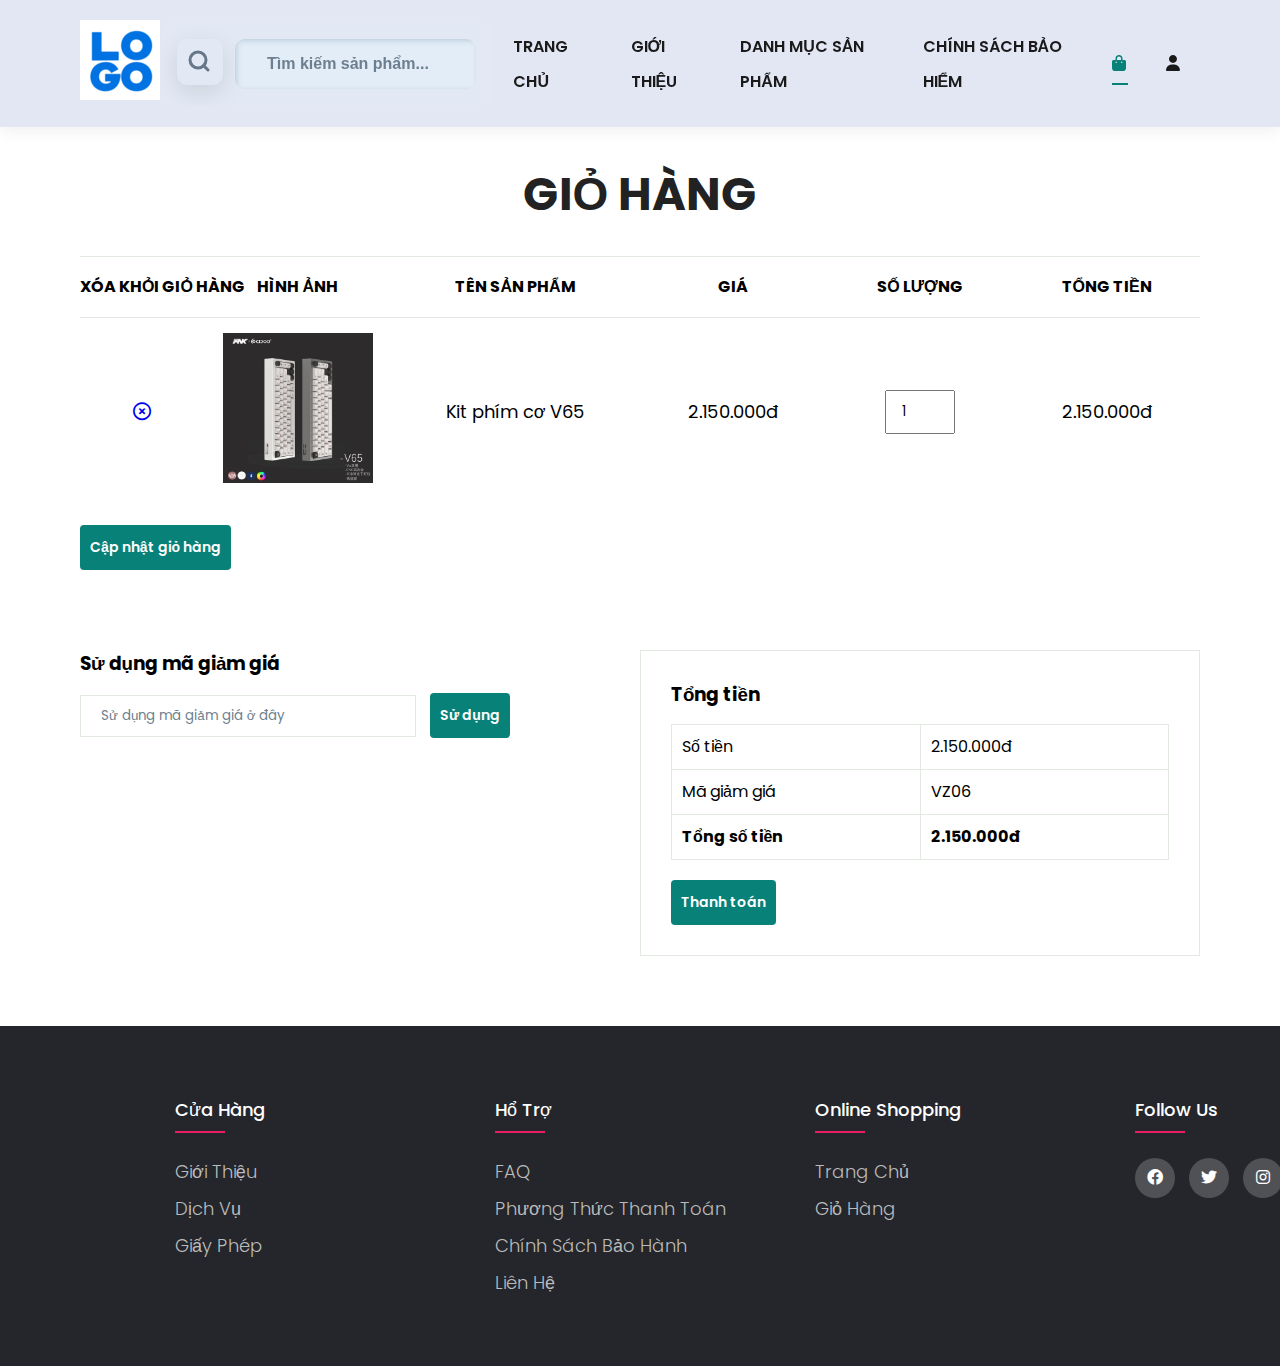
<file: cart.html>
<!DOCTYPE html>
<html lang="en">
<head>
    <meta charset="UTF-8">
    <meta http-equiv="X-UA-Compatible" content="IE=edge">
    <meta name="viewport" content="width=device-width, initial-scale=1.0">
    <link rel="stylesheet" href="assets/css/cart-style.css">
    <link rel="stylesheet" href="./assets/fonts/fontawesome-free-6.2.1-web/fontawesome-free-6.2.1-web/css/all.css">
    <title>Document</title>
</head>
<body>
    <header>
        <section id = "header">
            <a href = "index.html"><img src="/assets/img/logo.png" class = "logo" alt=""></a>
            <div class="Card">
                <div class="CardInner">
                <div class="container">
                    <div class="Icon">
                        <button class = "btn-search"><svg xmlns="http://www.w3.org/2000/svg" width="24" height="24" viewBox="0 0 24 24" fill="none" stroke="#657789" stroke-width="3" stroke-linecap="round" stroke-linejoin="round" class="feather feather-search"><circle cx="11" cy="11" r="8"/><line x1="21" y1="21" x2="16.65" y2="16.65"/></svg></button>
                    </div>
                    <div class="InputContainer">
                        <input class="input-search" placeholder="Tìm kiếm sản phẩm..."/>
                    </div>
                </div>
               </div>
            </div>
            
            <div>
                <ul id = "navbar">
                    <li><a href="index.html">TRANG CHỦ</a></li>
                    <li><a href="about.html">GIỚI THIỆU</a></li>
                    
                    <li><a href="category.html">DANH MỤC SẢN PHẨM</a>
                        <ul class = "sub-menu">
                            <li><a href = "">Bàn phím máy tính</a></li>
                            <li><a href = "">Chuột máy tính</a></li>
                            <li><a href = "">Lót chuột</a></li>
                            <li><a href = "">Bàn máy tính</a></li>
                            <li><a href = "">Ghế ngồi</a></li>
                            <li><a href = "">Màn hình máy tính</a></li>
                            <li><a href = "">Tay nâng màn hình</a></li>
                            <li><a href = "">Giá đỡ laptop</a></li>
                            <li><a href = "">Webcam</a></li>
                        </ul>
                    </li>
                    <li><a href="insurance.html">CHÍNH SÁCH BẢO HIỂM</a></li>
                    <li><a class = "active" href="cart.html"><i class = "fa fa-shopping-bag"></i></a></li>
                    <li><a href="login.html"><i class = "fa fa-user"></i></a></li>
                </ul>
            </div>
        </section>
    </header>

    <section id = "cart" class = "section-p1"> 
        <h2>GIỎ HÀNG</h2>
        <table width="100%">
            <thead>
                <tr>
                    <td>Xóa khỏi giỏ hàng</td>
                    <td>Hình ảnh</td>
                    <td>Tên sản phẩm</td>
                    <td>Giá</td>
                    <td>Số lượng</td>
                    <td>Tổng tiền</td>
                </tr>
            </thead>
            <tbody>
                <tr>
                    <td><a href="#"><i class = "far fa-times-circle"></i></a></td>
                    <td><img src = "/assets/img/v65.png" alt=""></td>
                    <td>Kit phím cơ V65</td>
                    <td>2.150.000đ</td>
                    <td><input type="number" value = "1"></td>
                    <td>2.150.000đ</td>
                </tr>
            </tbody>
        </table>
        <button class = "normal">Cập nhật giỏ hàng</button>
    </section>

    <section id = "cart-add" class = "section-p1">
        <div id = "coupon">
            <h3>Sử dụng mã giảm giá</h3>
            <div>
                <input class="coupon-input" type = "text" placeholder = "Sử dụng mã giảm giá ở đây">
                <button class = "normal">Sử dụng</button>
            </div>
        </div>

        <div id = "subtotal">
            <h3>Tổng tiền</h3>
            <table>
                <tr>
                    <td>Số tiền</td>
                    <td>2.150.000đ</td>
                </tr>
                <tr>
                    <td>Mã giảm giá</td>
                    <td>VZ06</td>
                </tr>
                <tr>
                    <td><strong>Tổng số tiền</strong></td>
                    <td><strong>2.150.000đ</strong></td>
                </tr>
            </table>
            
            <button class = "normal"><a href="payment.html">Thanh toán</a></button>
        </div>
    </section>

    <footer class = "footer">
        <div class = "footer-container">
            <div class = "row">
                <div class = "footer-col">
                    <h4>Cửa hàng</h4>
                    <ul>
                        <li><a href="#">Giới thiệu</a></li>
                        <li><a href="#">Dịch vụ</a></li>
                        <li><a href="#">Giấy phép</a></li>
                    </ul>
                </div>
                <div class = "footer-col">
                    <h4>Hổ trợ</h4>
                    <ul>
                        <li><a href="#">FAQ</a></li>
                        <li><a href="#">Phương thức thanh toán</a></li>
                        <li><a href="#">Chính sách bảo hành</a></li>
                        <li><a href="#">Liên hệ</a></li>
                    </ul>
                </div>
                <div class = "footer-col">
                    <h4>Online Shopping</h4>
                    <ul>
                        <li><a href="#">Trang chủ</a></li>
                        <li><a href="#">Giỏ hàng</a></li>
                    </ul>
                </div>
                <div class = "footer-col">
                    <h4>follow us</h4>
                    <div class = "social-links">
                        <a href="#"><i class="fab fa-facebook"></i></a>
                        <a href="#"><i class="fab fa-twitter"></i></a>
                        <a href="#"><i class="fab fa-instagram"></i></a>
                    </div>
                </div>
            </div>
        </div>
    </footer>
</body>
</html>
</file>
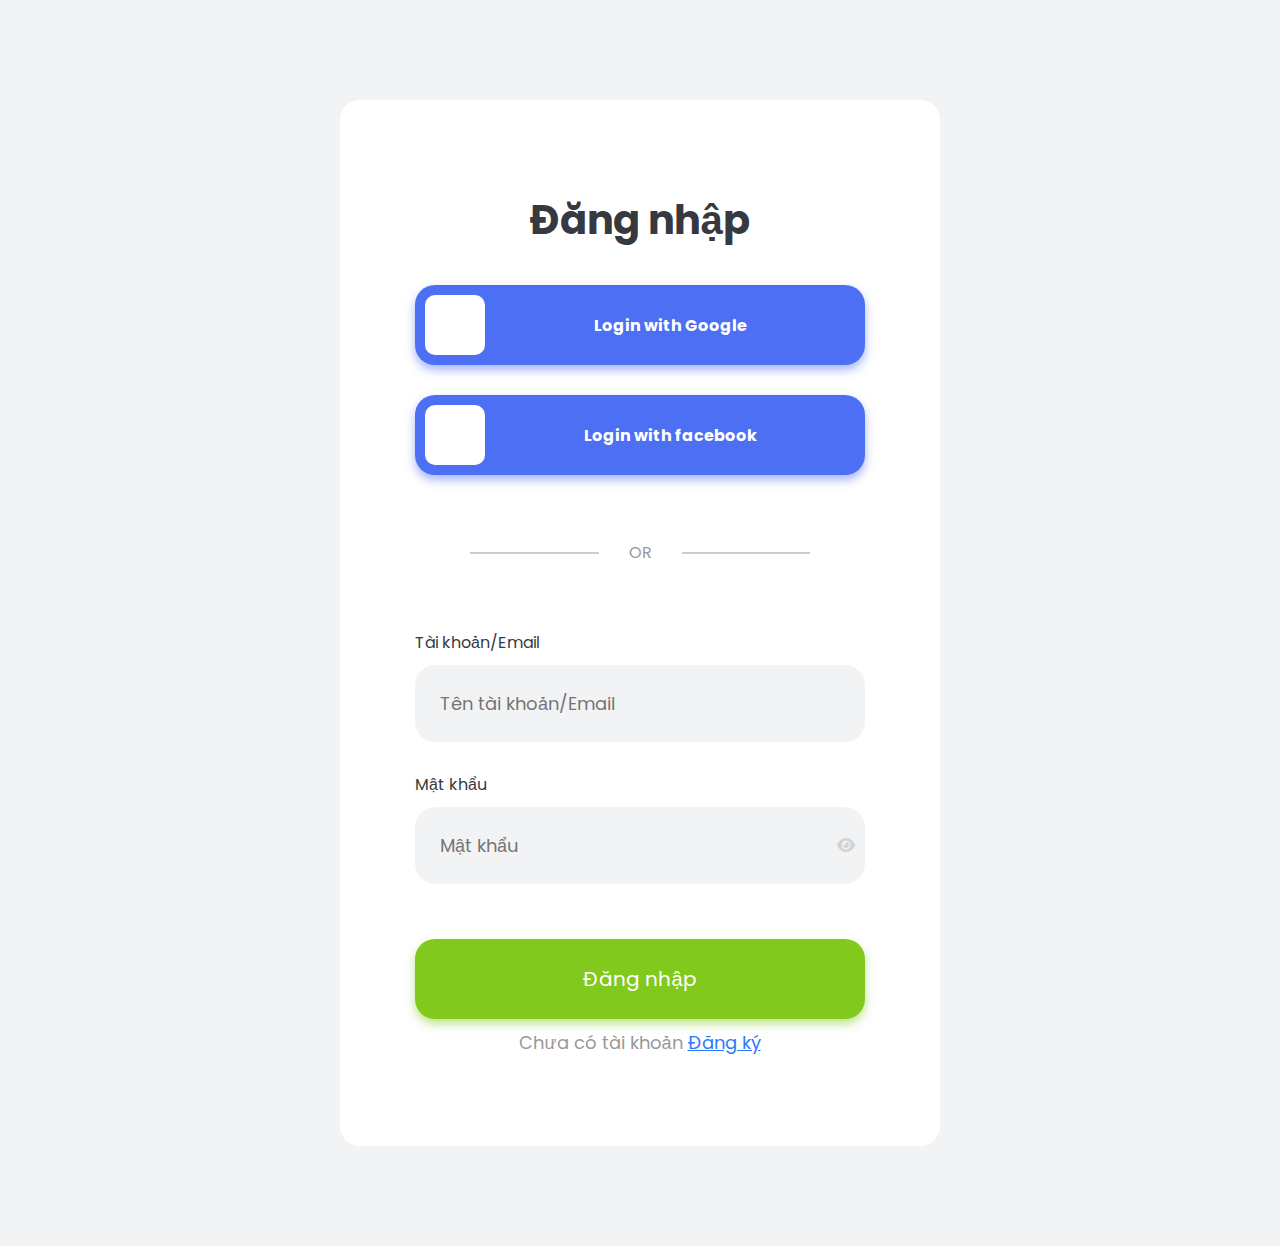
<file: login.html>
<!DOCTYPE html>
<html lang="en">
<head>
    <meta charset="UTF-8">
    <meta http-equiv="X-UA-Compatible" content="IE=edge">
    <meta name="viewport" content="width=device-width, initial-scale=1.0">
    <link rel="stylesheet" href="assets/css/login-style.css">
    <link rel="stylesheet" href="https://unicons.iconscout.com/release/v4.0.0/css/line.css">
    <link rel="stylesheet" href="https://cdnjs.cloudflare.com/ajax/libs/font-awesome/6.2.1/css/all.min.css">
    <title>Document</title>
</head>
<body>
    <div class = "signup">
        <h1 class="signup-heading">Đăng nhập</h1>
        <button class = "signup-social">
            <i class = "uil uil-google signup-social-icon"></i>
            <span class = "signup-social-text">Login with Google</span>
        </button>
        <button class = "signup-social">
            <i class="uil uil-facebook-f signup-social-icon"></i>
            <span class = "signup-social-text">Login with facebook</span>
        </button>
        
        <div class = "signup-or"><span>OR</span></div>
        <form action="#" class="signup-form autocomplete = "off"">
            <label for="user" id = "user" class="signup-label">Tài khoản/Email</label>
            <input type="text" class="signup-input" placeholder = "Tên tài khoản/Email">
            <label for="password" id = "password" class="signup-label">Mật khẩu</label>
            <div class="password-container">
                <label>
                    <input type="password" class="signup-input" id="myInput" placeholder = "Mật khẩu">
                    <i class="fa-solid fa-eye" id="eye" onclick="myFunction()"></i>
                </label>
            </div>
        </form>
        
        <button class="signup-submit">Đăng nhập</button>
        <p class="signup-already">
            <span>Chưa có tài khoản</span>
            <a href = "signup.html" class = "signup-login">Đăng ký</a>
        </p>
    </div>
    <script src="/assets/js/login.js"></script>
</body>
</html>
</file>
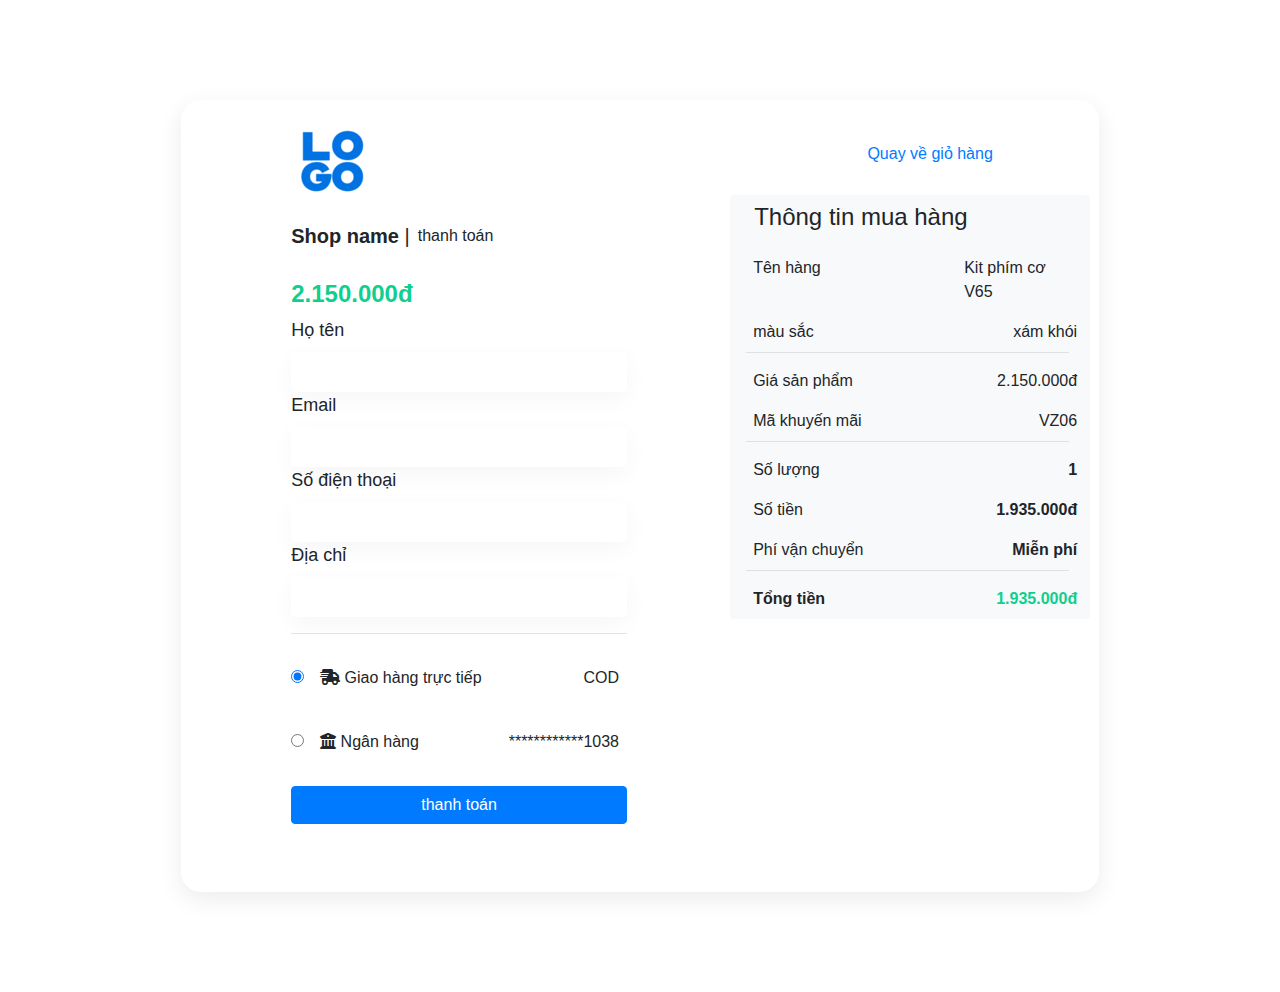
<file: payment.html>
<!DOCTYPE html>
<html lang="en">
<head>
    <meta charset="UTF-8">
    <meta http-equiv="X-UA-Compatible" content="IE=edge">
    <meta name="viewport" content="width=device-width, initial-scale=1.0">
    <link rel="stylesheet" href="/assets/css/payment-style.css">
    <link rel="stylesheet" href="https://maxcdn.bootstrapcdn.com/bootstrap/4.0.0/css/bootstrap.min.css">
    <link rel="stylesheet" href="https://stackpath.bootstrapcdn.com/bootstrap/4.0.0/js/bootstrap.bundle.min.js">
    <link rel="stylesheet" href="https://cdnjs.cloudflare.com/ajax/libs/jquery/3.2.1/jquery.min.js">
    <link rel="stylesheet" href="/assets/fonts/fontawesome-free-6.2.1-web/fontawesome-free-6.2.1-web/css/all.css">
    <title>Document</title>
</head>
<body>
    <div class="detail">
        <div class="content">
            <div class="container rounded bg-white">
                <div class="row d-flex justify-content-center pb-5">
                    <div class="col-sm-5 col-md-5 ml-1">
                        <a href="index.html"><img src="/assets/img/logo.png" alt=""></a>
                        <div class="py-4 d-flex flex-row">
                            <h5><span class="fa fa-check-square-o"></span><b>Shop name</b> | </h5><span class="pl-2">thanh toán</span>
                        </div>
                        <h4 class="green">2.150.000đ</h4>
                        <div class="infomation">
                            <label for="">Họ tên</label>
                            <input class = "inputText" type="text">
                            <label for="">Email</label>
                            <input class = "inputText" type="text">
                            <label for="">Số điện thoại</label>
                            <input class = "inputText" type="text">
                            <label for="">Địa chỉ</label>
                            <input class = "inputText" type="text">
                        </div>
                        <hr>
                        <div class="pt-2">
                            <form class="pb-3">
                                <div class="d-flex flex-row align-content-center">
                                    <div class="pt-2 pr-2"><input type="radio" name="radio1" id="r1" checked></div>
                                    <div class="rounded d-flex w-100 px-2">
                                        <div class="pt-2"><p><i class="fas fa-shipping-fast"></i> Giao hàng trực tiếp</p></div>
                                        <div class="ml-auto pt-2">COD</div>
                                    </div>
                                </div>
                            </form>
                            <form class="pb-3">
                                <div class="d-flex flex-row w-100">
                                    <div class="pt-2 pr-2"><input type="radio" name="radio2" id="r2"></div>
                                    <div class="rounded  d-flex w-100 px-2">
                                        <div class="pt-2"><p><i class="fa-solid fa-building-columns"></i> Ngân hàng</p></div>
                                        <div class="ml-auto pt-2">************1038</div>
                                    </div>
                                </div>
                            </form>
                            <div>
                                <input type="button" value="thanh toán" class="btn btn-primary btn-block">
                            </div>
                        </div>
                    </div>
                    <div class="col-sm-3 col-md-4 offset-md-1 mobile ">
                        <div class="py-4 d-flex justify-content-end">
                            <h6><a href="cart.html">Quay về giỏ hàng</a></h6>
                        </div>
                        <div class="bg-light rounded d-flex flex-column payment-details">
                            <div class="product-detail">
                                <div class="p-2 ml-3"><h4>Thông tin mua hàng</h4></div>
                                <div class="p-2 d-flex">
                                    <div class="col-8">Tên hàng</div>
                                    <div class="ml-auto">Kit phím cơ V65</div>
                                </div>
                                <div class="p-2 d-flex">
                                    <div class="col-8">màu sắc</div>
                                    <div class="ml-auto">xám khói</div>
                                </div>
                                <div class="border-top px-4 mx-3">
                                </div>
                                <div class="p-2 d-flex pt-3">
                                    <div class="col-8">Giá sản phẩm</div>
                                    <div class="ml-auto">2.150.000đ</div>
                                </div>
                                <div class="p-2 d-flex">
                                    <div class="col-8">Mã khuyến mãi</div>
                                    <div class="ml-auto">VZ06</div>
                                </div>
                                <div class="border-top px-4 mx-3"></div>
                                <div class="p-2 d-flex pt-3">
                                    <div class="col-8">Số lượng</div>
                                    <div class="ml-auto"><b>1</b></div>
                                </div>
                                <div class="p-2 d-flex">
                                    <div class="col-8">Số tiền</div>
                                    <div class="ml-auto"><b>1.935.000đ</b></div>
                                </div>
                                <div class="p-2 d-flex">
                                    <div class="col-8">Phí vận chuyển</div>
                                    <div class="ml-auto"><b>Miễn phí</b></div>
                                </div>
                                <div class="border-top px-4 mx-3"></div>
                                <div class="p-2 d-flex pt-3">
                                    <div class="col-8"><b>Tổng tiền</b></div>
                                    <div class="ml-auto"><b class="green">1.935.000đ</b></div>
                                </div>
                            </div>
                        </div>
                    </div>
                </div>
            </div>
        </div>
    </div>
</body>
</html>
</file>
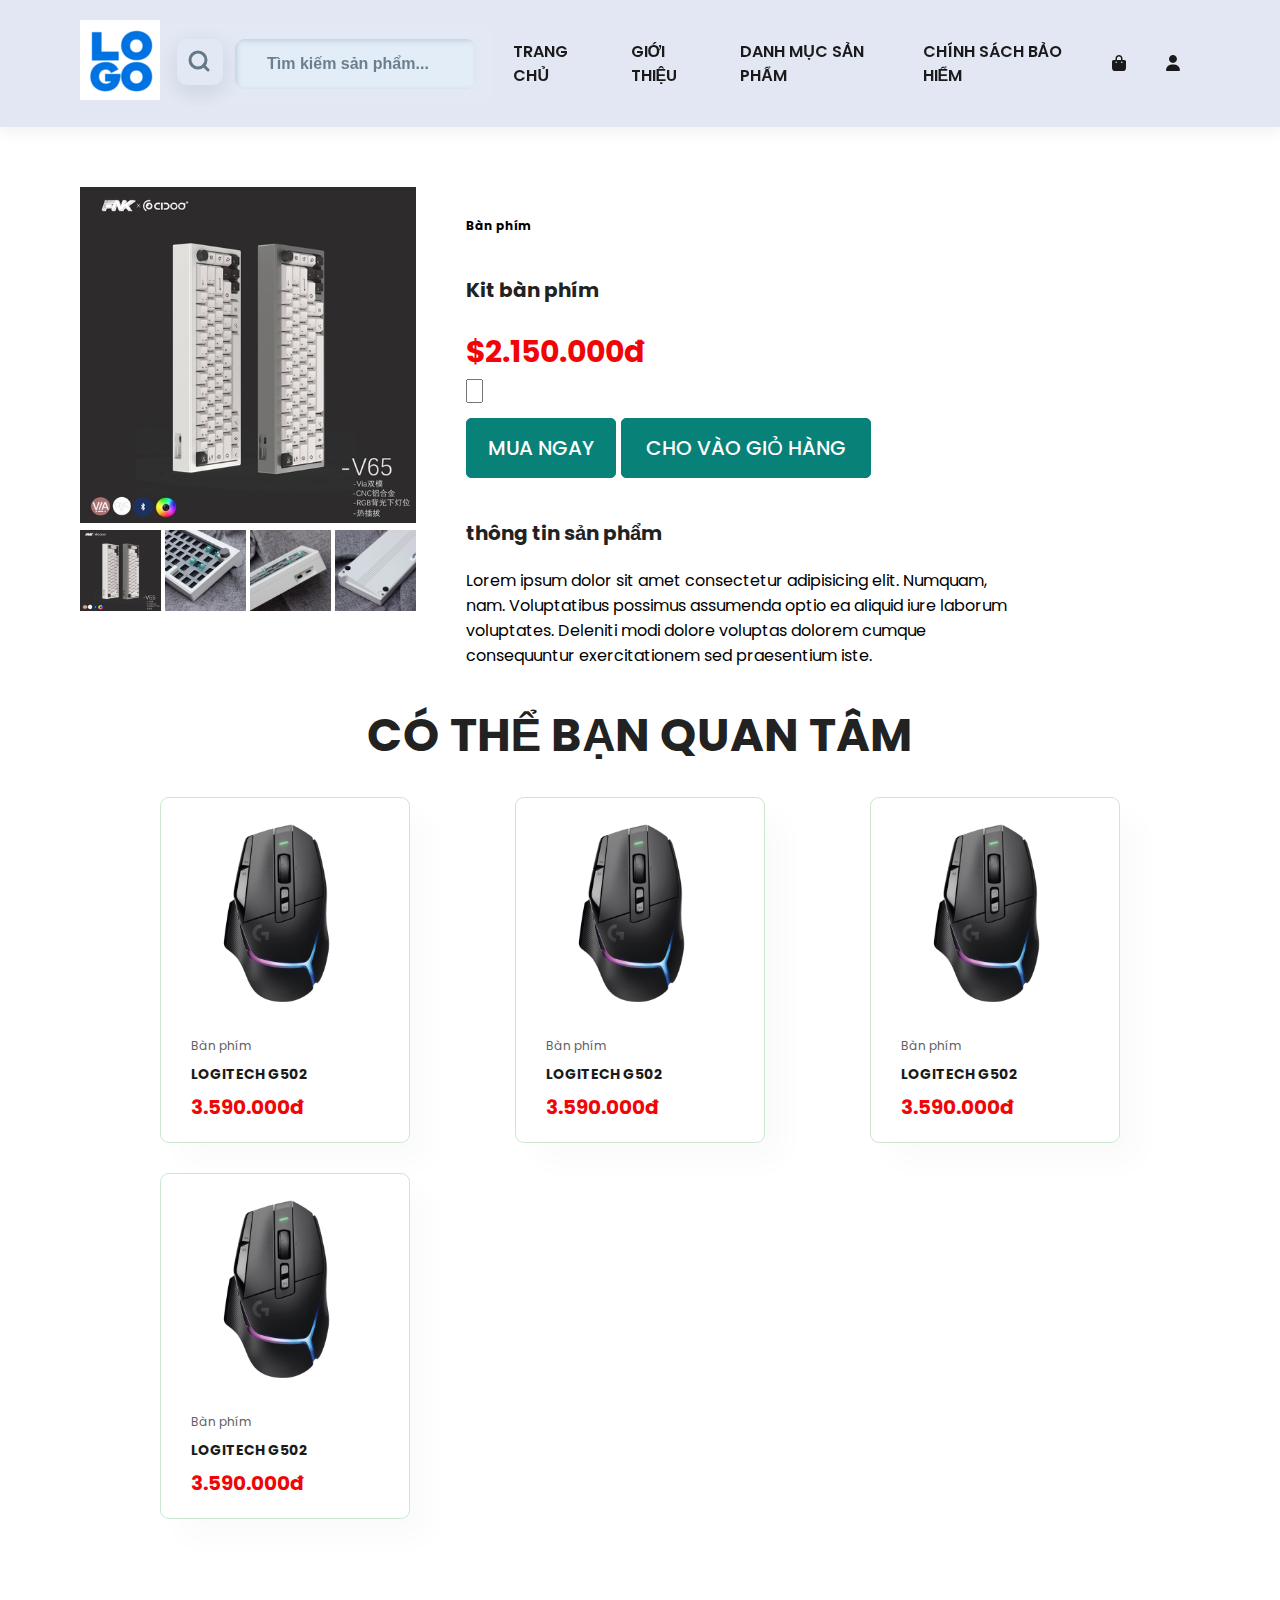
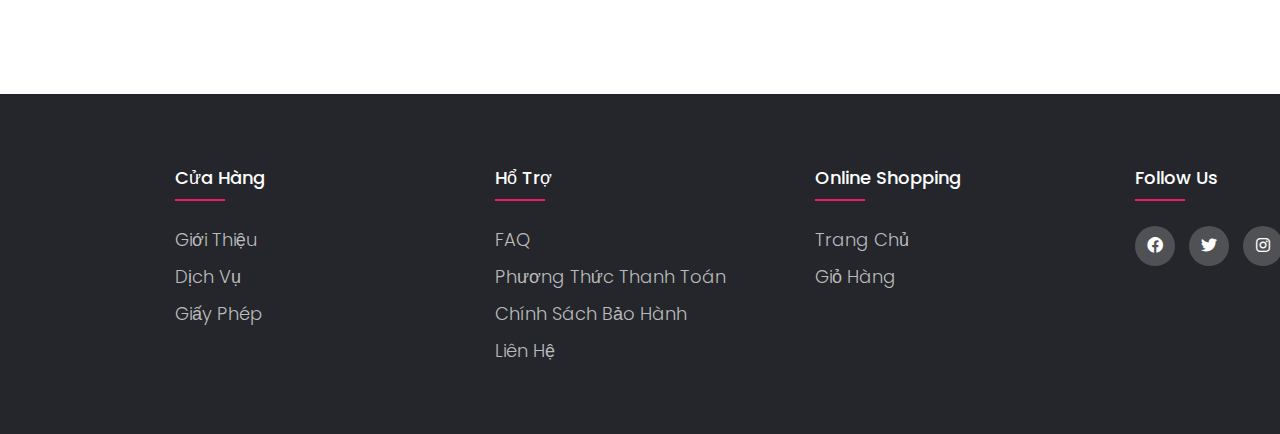
<file: product.html>
<!DOCTYPE html>
<html lang="en">
<head>
    <meta charset="UTF-8">
    <meta http-equiv="X-UA-Compatible" content="IE=edge">
    <meta name="viewport" content="width=device-width, initial-scale=1.0">
    <link rel="stylesheet" href="assets/css/product-style.css">
    <link rel="stylesheet" href="./assets/fonts/fontawesome-free-6.2.1-web/fontawesome-free-6.2.1-web/css/all.css">
    <title>product</title>
</head>
<body>
    <header>
        <section id = "header">
            <a href = "index.html"><img src="/assets/img/logo.png" class = "logo" alt=""></a>
            <div class="Card">
                <div class="CardInner">
                <div class="container">
                    <div class="Icon">
                        <button class = "btn-search"><svg xmlns="http://www.w3.org/2000/svg" width="24" height="24" viewBox="0 0 24 24" fill="none" stroke="#657789" stroke-width="3" stroke-linecap="round" stroke-linejoin="round" class="feather feather-search"><circle cx="11" cy="11" r="8"/><line x1="21" y1="21" x2="16.65" y2="16.65"/></svg></button>
                    </div>
                    <div class="InputContainer">
                        <input class = "search" placeholder="Tìm kiếm sản phẩm..."/>
                    </div>
                </div>
               </div>
            </div>
            
            <div>
                <ul id = "navbar">
                    <li><a href="index.html">TRANG CHỦ</a></li>
                    <li><a href="about.html">GIỚI THIỆU</a></li>
                    <li><a class = "active" href="category.html">DANH MỤC SẢN PHẨM</a>
                        <ul class = "sub-menu">
                            <li><a href = "">Bàn phím máy tính</a></li>
                            <li><a href = "">Chuột máy tính</a></li>
                            <li><a href = "">Lót chuột</a></li>
                            <li><a href = "">Bàn máy tính</a></li>
                            <li><a href = "">Ghế ngồi</a></li>
                            <li><a href = "">Màn hình máy tính</a></li>
                            <li><a href = "">Tay nâng màn hình</a></li>
                            <li><a href = "">Giá đỡ laptop</a></li>
                            <li><a href = "">Webcam</a></li>
                        </ul>
                    </li>
                    <li><a href="insurance.html">CHÍNH SÁCH BẢO HIỂM</a></li>
                    
                    <li><a href="cart.html"><i class = "fa fa-shopping-bag"></i></a></li>
                    <li><a href="login.html "><i class = "fa fa-user"></i></a></li>
                </ul>
            </div>
        </section>
    </header>

    <section id = "product-details" class = "section-p1">
        <div class = "single-product-img">
            <img src = "/assets/img/v65.png" width = "100%" id = "main-img" alt = "">

            <div class="small-img-group">
                <div class="small-img-col">
                    <img src = "/assets/img/v65.png" width = "100%" class = "small-img" alt = "">
                </div>
                <div class="small-img-col">
                    <img src = "/assets/img/v652.png" width = "100%" class = "small-img" alt = "">
                </div>
                <div class="small-img-col">
                    <img src = "/assets/img/v653.png" width = "100%" class = "small-img" alt = "">
                </div>
                <div class="small-img-col">
                    <img src = "/assets/img/v654.png" width = "100%" class = "small-img" alt = "">
                </div>
            </div>
        </div>
        
        <div class="single-product-details">
            <h6>Bàn phím</h6>
            <h4>Kit bàn phím</h4>
            <h2>$2.150.000đ</h2>
            <!-- <select>
                <option>màu trắng</option>
                <option>màu đen</option>
                <option>màu xám</option>
                <option>màu xanh</option>
            </select> -->
            <div class="quantity-container">
                <!-- <button id = "decrement" class = "decrement" onclick="stepper(this)"> - </button> -->
                <input type = "number" class = "quantity" id = "quantity" min="1" max="50" step="1" value = "1" readonly>
                <!-- <button id = "increment" class = "increment" onclick="stepper(this)"> + </button> -->
            </div>
            <div class="pay">
                <button class="buy">Mua ngay</button>
                <button class="submit">Cho vào giỏ hàng</button>
            </div>
            <h4>thông tin sản phẩm</h4>
            <span>Lorem ipsum dolor sit amet consectetur adipisicing elit. 
            Numquam, nam. Voluptatibus possimus assumenda optio ea aliquid iure laborum voluptates. 
            Deleniti modi dolore voluptas dolorem cumque consequuntur exercitationem sed praesentium iste.</span>
        </div>
    </section>

    <section class = "product-list">
        <h2>CÓ THỂ BẠN QUAN TÂM</h2>
        <div class="product-container">
            <div class="product">
                <img src="/assets/img/g502.png" alt="">
                <div class="design">
                    <span>Bàn phím</span>
                    <h5>LOGITECH G502</h5>
                    <h4>3.590.000đ</h4>
                </div>
                <!-- <a href="#"><i class="fa fa-shopping-cart cart"></i></a> -->
            </div>
            <div class="product">
                <img src="/assets/img/g502.png" alt="">
                <div class="design">
                    <span>Bàn phím</span>
                    <h5>LOGITECH G502</h5>
                    <h4>3.590.000đ</h4>
                </div>
                <!-- <a href="#"><i class="fa fa-shopping-cart cart"></i></a> -->
            </div>
            <div class="product">
                <img src="/assets/img/g502.png" alt="">
                <div class="design">
                    <span>Bàn phím</span>
                    <h5>LOGITECH G502</h5>
                    <h4>3.590.000đ</h4>
                </div>
                <!-- <a href="#"><i class="fa fa-shopping-cart cart"></i></a> -->
            </div>
            <div class="product">
                <img src="/assets/img/g502.png" alt="">
                <div class="design">
                    <span>Bàn phím</span>
                    <h5>LOGITECH G502</h5>
                    <h4>3.590.000đ</h4>
                </div>
                <!-- <a href="#"><i class="fa fa-shopping-cart cart"></i></a> -->
            </div>
        </div>
    </section>

    <footer class = "footer">
        <div class = "footer-container">
            <div class = "row">
                <div class = "footer-col">
                    <h4>Cửa hàng</h4>
                    <ul>
                        <li><a href="#">Giới thiệu</a></li>
                        <li><a href="#">Dịch vụ</a></li>
                        <li><a href="#">Giấy phép</a></li>
                    </ul>
                </div>
                <div class = "footer-col">
                    <h4>Hổ trợ</h4>
                    <ul>
                        <li><a href="#">FAQ</a></li>
                        <li><a href="#">Phương thức thanh toán</a></li>
                        <li><a href="#">Chính sách bảo hành</a></li>
                        <li><a href="#">Liên hệ</a></li>
                    </ul>
                </div>
                <div class = "footer-col">
                    <h4>Online Shopping</h4>
                    <ul>
                        <li><a href="#">Trang chủ</a></li>
                        <li><a href="#">Giỏ hàng</a></li>
                    </ul>
                </div>
                <div class = "footer-col">
                    <h4>follow us</h4>
                    <div class = "social-links">
                        <a href="#"><i class="fab fa-facebook"></i></a>
                        <a href="#"><i class="fab fa-twitter"></i></a>
                        <a href="#"><i class="fab fa-instagram"></i></a>
                    </div>
                </div>
            </div>
        </div>
    </footer>

    <script src = "/assets/js/product-script.js"></script>
</body>
</html>
</file>
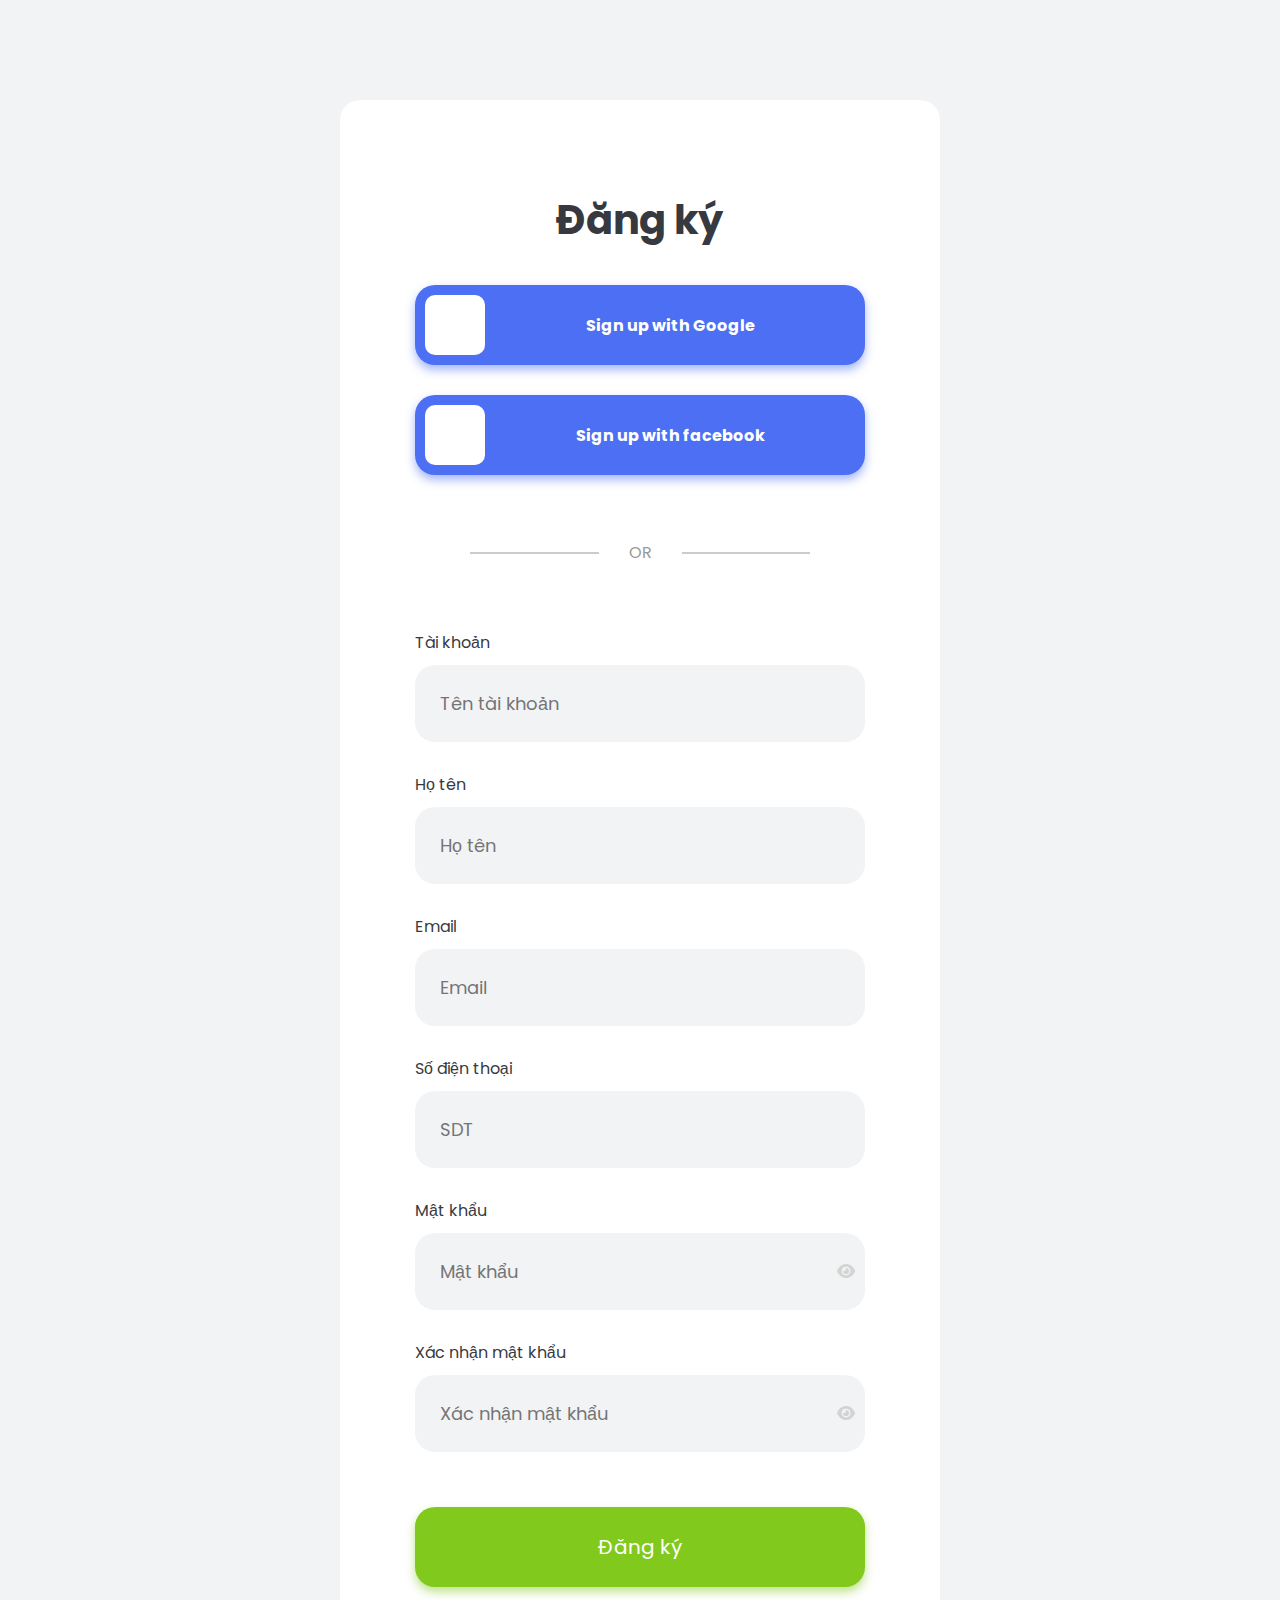
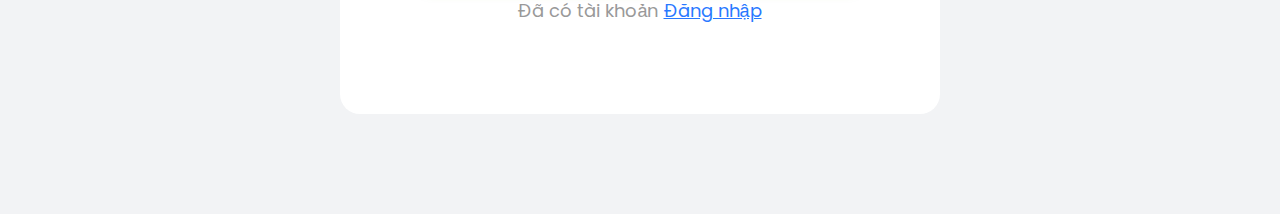
<file: signup.html>
<!DOCTYPE html>
<html lang="en">
<head>
    <meta charset="UTF-8">
    <meta http-equiv="X-UA-Compatible" content="IE=edge">
    <meta name="viewport" content="width=device-width, initial-scale=1.0">
    <link rel="stylesheet" href="assets/css/login-style.css">
    <link rel="stylesheet" href="https://unicons.iconscout.com/release/v4.0.0/css/line.css">
    <link rel="stylesheet" href="./assets/fonts/fontawesome-free-6.2.1-web/fontawesome-free-6.2.1-web/css/all.css">
    <title>Document</title>
</head>
<body>
    <div class = "signup">
        <h1 class="signup-heading">Đăng ký</h1>
        <button class = "signup-social">
            <i class = "uil uil-google signup-social-icon"></i>
            <span class = "signup-social-text">Sign up with Google</span>
        </button>
        <button class = "signup-social">
            <i class="uil uil-facebook-f signup-social-icon"></i>
            <span class = "signup-social-text">Sign up with facebook</span>
        </button>
        
        <div class = "signup-or"><span>OR</span></div>
        <form action="#" class="signup-form autocomplete = "off"">
            <label for="user" id = "user" class="signup-label">Tài khoản</label>
            <input type="text" class="signup-input" placeholder = "Tên tài khoản">
            <label for="name" id = "name" class="signup-label">Họ tên</label>
            <input type="text" class="signup-input" placeholder = "Họ tên">
            <label for="email" id = "email" class="signup-label">Email</label>
            <input type="text" class="signup-input" placeholder = "Email">
            <label for="phone" id = "phone" class="signup-label">Số điện thoại</label>
            <input type="text" class="signup-input" placeholder = "SDT">
            <label for="password" id = "password" class="signup-label">Mật khẩu</label>
            <div class="password-container">
                <div class="password-container">
                    <label>
                        <input type="password" class="signup-input" id="myInput" placeholder = "Mật khẩu">
                        <i class="fa-solid fa-eye" id="eye" onclick="myFunction()"></i>
                    </label>
                </div>
            <label for="password" id = "password" class="signup-label">Xác nhận mật khẩu</label>
            <div class="password-container">
                <div class="password-container">
                    <label>
                        <input type="password" class="signup-input" id="myInput2" placeholder = "Xác nhận mật khẩu">
                        <i class="fa-solid fa-eye" id="eye2" onclick="myFunction2()"></i>
                    </label>
                </div>
        </form>
        
        <button class="signup-submit">Đăng ký</button>
        <p class="signup-already">
            <span>Đã có tài khoản</span>
            <a href = "login.html" class = "signup-login">Đăng nhập</a>
        </p>
    </div>
    <script src="/assets/js/signup.js"></script>
</body>
</html>
</file>
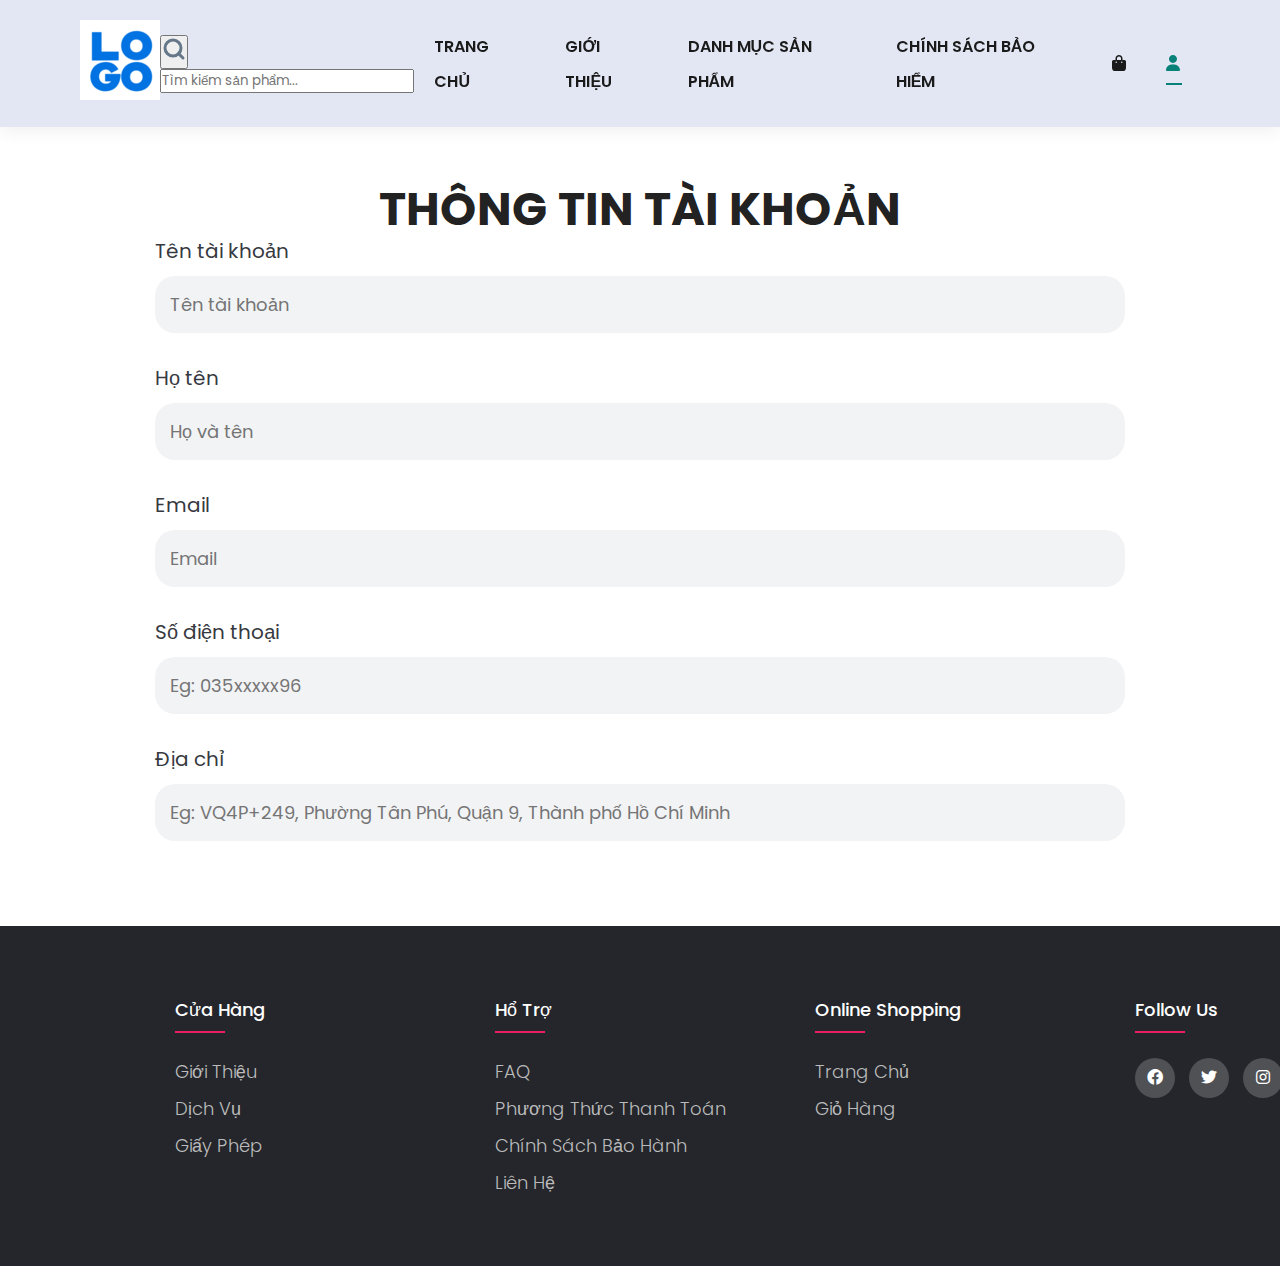
<file: user.html>
<!DOCTYPE html>
<html lang="en">
<head>
    <meta charset="UTF-8">
    <meta http-equiv="X-UA-Compatible" content="IE=edge">
    <meta name="viewport" content="width=device-width, initial-scale=1.0">
    <link rel="stylesheet" href="assets/css/user.css">
    <link rel="stylesheet" href="./assets/fonts/fontawesome-free-6.2.1-web/fontawesome-free-6.2.1-web/css/all.css">
    <title>Document</title>
</head>
<body>
    <header>
        <section id = "header">
            <a href = "index.html"><img src="/assets/img/logo.png" class = "logo" alt=""></a>
            <div class="Card">
                <div class="CardInner">
                <div class="container">
                    <div class="Icon">
                        <button class = "btn-search"><svg xmlns="http://www.w3.org/2000/svg" width="24" height="24" viewBox="0 0 24 24" fill="none" stroke="#657789" stroke-width="3" stroke-linecap="round" stroke-linejoin="round" class="feather feather-search"><circle cx="11" cy="11" r="8"/><line x1="21" y1="21" x2="16.65" y2="16.65"/></svg></button>
                    </div>
                    <div class="InputContainer">
                        <input placeholder="Tìm kiếm sản phẩm..."/>
                    </div>
                </div>
               </div>
            </div>
            
            <div>
                <ul id = "navbar">
                    <li><a href="index.html">TRANG CHỦ</a></li>
                    <li><a href="about.html">GIỚI THIỆU</a></li>
                    <li><a href="category.html">DANH MỤC SẢN PHẨM</a>
                        <ul class = "sub-menu">
                            <li><a href = "">Bàn phím máy tính</a></li>
                            <li><a href = "">Chuột máy tính</a></li>
                            <li><a href = "">Lót chuột</a></li>
                            <li><a href = "">Bàn máy tính</a></li>
                            <li><a href = "">Ghế ngồi</a></li>
                            <li><a href = "">Màn hình máy tính</a></li>
                            <li><a href = "">Tay nâng màn hình</a></li>
                            <li><a href = "">Giá đỡ laptop</a></li>
                            <li><a href = "">Webcam</a></li>
                        </ul>
                    </li>
                    <li><a href="insurance.html">CHÍNH SÁCH BẢO HIỂM</a></li>
                    
                    <li><a href="cart.html"><i class = "fa fa-shopping-bag"></i></a></li>
                    <li><a  class = "active" href="login.html "><i class = "fa fa-user"></i></a></li>
                </ul>
            </div>
        </section>
    </header>

    <section id = "user-profile" class = "section-p1">
        <div class = "profile">
            <h2>THÔNG TIN TÀI KHOẢN</h2>
            <form action="#" class="signup-form autocomplete = "off"">
                <label for="user" id = "user" class="profile-label">Tên tài khoản</label>
                <input type="text" class="profile-input" placeholder = "Tên tài khoản">
                <label for="name" id = "name" class="profile-label">Họ tên</label>
                <input type="text" class="profile-input" placeholder = "Họ và tên">
                <label for="email" id = "email" class="profile-label">Email</label>
                <input type="text" class="profile-input" placeholder = "Email">
                <label for="phone" id = "phone" class="profile-label">Số điện thoại</label>
                <input type="text" class="profile-input" placeholder = "Eg: 035xxxxx96">
                <label for="address" id = "address" class="profile-label">Địa chỉ</label>
                <input type="text" class="profile-input" placeholder = "Eg: VQ4P+249, Phường Tân Phú, Quận 9, Thành phố Hồ Chí Minh">
            </form>
        </div>
    </section>

    <footer class = "footer">
        <div class = "footer-container">
            <div class = "row">
                <div class = "footer-col">
                    <h4>Cửa hàng</h4>
                    <ul>
                        <li><a href="#">Giới thiệu</a></li>
                        <li><a href="#">Dịch vụ</a></li>
                        <li><a href="#">Giấy phép</a></li>
                    </ul>
                </div>
                <div class = "footer-col">
                    <h4>Hổ trợ</h4>
                    <ul>
                        <li><a href="#">FAQ</a></li>
                        <li><a href="#">Phương thức thanh toán</a></li>
                        <li><a href="#">Chính sách bảo hành</a></li>
                        <li><a href="#">Liên hệ</a></li>
                    </ul>
                </div>
                <div class = "footer-col">
                    <h4>Online Shopping</h4>
                    <ul>
                        <li><a href="#">Trang chủ</a></li>
                        <li><a href="#">Giỏ hàng</a></li>
                    </ul>
                </div>
                <div class = "footer-col">
                    <h4>follow us</h4>
                    <div class = "social-links">
                        <a href="#"><i class="fab fa-facebook"></i></a>
                        <a href="#"><i class="fab fa-twitter"></i></a>
                        <a href="#"><i class="fab fa-instagram"></i></a>
                    </div>
                </div>
            </div>
        </div>
    </footer>
</body>
</html>
</file>
<file: assets/css/cart-style.css>
@import url('https://fonts.googleapis.com/css2?family=Poppins&display=swap');

*
{
    margin: 0;
    padding: 0;
    box-sizing: border-box;
    font-family: 'Poppins', sans-serif;
}

h1
{
    font-size: 50px;
    line-height: 64px;
    color: #222;
}

h2
{
    font-size: 46px;
    line-height: 54px;
    color: #222;
}

h4
{
    font-size: 20px;
    color: #222;
}

h6
{
    font-size: 12px;
    font-weight: 700;
}

p
{
    font-size: 16px;
    color: #465b52;
    margin: 15px 0 20px 0;
}

.section-p1
{
    padding: 40px 80px;
}

.section-m1
{
    margin: 40px 0;
}

body
{
    width: 100%;
    line-height: 1.5;
    /* background-color: #e6d9d9; */
}

#header
{
   display: flex;
   align-items: center;
   justify-content: space-between;
   padding: 20px 80px;
   background: #e3e6f3;
   box-shadow: 0 5px 15px rgba(0, 0, 0, 0.06);
   z-index: 999;
   position: sticky;
   top: 0;
   left: 0;
   width: 100%;
}

.header-search-container
{
    position: relative;
    align-items: center;
}

#header .search-field
{
    font-size: 20px;
    padding: 6px 15px;
    padding-right: 50px;
    border: 1px solid var(--cultured);
    border-radius: 20px;
}

#header .search-field::after
{
    appearance: auto;
}

.search-field::-webkit-search-cancel-button
{
    display: none;
}

.header-search-container .search
{
    position: absolute;
    top: 50%;
    right: 2px;
    transform: translateX(-50%);
    font-size: 20px;
    padding: 8px 15px;
    transform: translate(-4px, -15px);
}

:root 
{
    --border-radius: 10px;
}

.Card 
{
    padding: 1px;
    border-radius: var(--border-radius);
    background: linear-gradient(-67deg, rgba(#c8d8e7, .7), rgba(255,255,255,.8));
    overflow: hidden;
    box-shadow: 
        -2px -2px 6px rgba(#fff, .6),
        2px 2px 12px #c8d8e7;
    width: 380px;
}
  
.CardInner 
{
    padding: 16px 16px;
    background-color: #e2e9f4;
    border-radius: var(--border-radius);
}
  
.container 
{
    display: flex;
}
  
.Icon .btn-search 
{
    min-width: 46px;
    min-height: 46px;
    display: flex;
    align-items: center;
    justify-content: center;
    border-radius: var(--border-radius);
    margin-right: 12px;
    background: #e2e9f4;
    border: none;
    outline: none;
    box-shadow: 0 7px 25px rgba(0, 0, 0, 0.1);
    cursor: pointer;
}

svg 
{
    transform: translate(-1px, -1px);    
}
  
label 
{
    font-family: "Hind", sans-serif;
    display: block;
    color: #3c4b66;
    margin-bottom: 12px;
    background: linear-gradient(45deg, rgba(#6b7b8f, 1), #3c4b66);
    /* -webkit-background-clip: text; */
    -webkit-text-fill-color: transparent;
}
  
.InputContainer 
{
    width: 100%;
    /* font-size: 20px; */
}
  
.input-search
{
    background-color: #e3edf7;
    padding: 16px 32px;
    border: none;
    display: block;
    font-family: 'Orbitron', sans-serif;
    font-weight: 600;
    color: #a9b8c9;
    /* -webkit-appearance: none; */
    transition: all 240ms ease-out;
    width: 100%;
    font-size: 16px;
}

input::placeholder 
{
    color: #6d7f8f;
}

input:focus
{
    outline: none;
    color: #6d7f8f;
    background-color: lighten(#e3edf7, 3%);
}
    
.InputContainer 
{
    --top-shadow: inset 1px 1px 3px #c5d4e3, inset 2px 2px 6px #c5d4e3;
    --bottom-shadow: inset -2px -2px 4px rgba(255,255,255, .7);
    position: relative;
    border-radius: var(--border-radius);
    overflow: hidden;
}

.InputContainer:after,
.InputContainer:before 
{
    left: 0;
    top: 0;
    display: block;
    content: "";
    pointer-events: none;
    width: 100%;
    height: 100%;
    position: absolute;
}

.InputContainer:after
{
    box-shadow: var(--bottom-shadow);
}

.InputContainer:after 
{
    box-shadow: var(--top-shadow);
}

#navbar 
{
    display: flex;
    align-items: center;
    justify-content: center;
}

#navbar li
{
    list-style: none;
    padding: 0 20px;
    position: relative;
}

#navbar li a
{
    text-decoration: none;
    font-size: 16px;
    font-weight: 600;
    color: #1a1a1a;
    display: block;
    line-height: 35px;
}

#navbar li a:hover, 
#navbar li a.active
{
    color: #088178;

}

#navbar li a.active::after,
#navbar li a:hover::after
{
    content: "";
    width: 30%;
    height: 2px;
    background-color: #088178;
    position: absolute;
    bottom: -4px;
    left: 20px;
}

.sub-menu
{
    position: absolute;
    width: 250px;
    border: 1px solid #ccc;
    padding: 10px 0px 10px 20px;
    visibility: hidden;
    top: 50px;
    z-index: 10;
    background-color: snow;
    cursor: pointer;
    line-height: 35px;
    transition: 0.3s;
}

#navbar li:hover .sub-menu
{
    visibility: visible;
    /* top: 30px; */
    transition: 0.3s;
}
    
button.normal
{
    font-size: 14px;
    font-weight: 600;
    padding: 15px 30px;
    color: #000;
    background-color: #fff;
    border-radius: 4px;
    cursor: pointer;
    border: none;
    outline: none;
    transition: 0.2s;
}

/* trang giỏ hàng */
#cart
{
    overflow-x: auto;
}

#cart h2
{
    text-align: center;
}

#cart table
{
    width: 100%;
    border-collapse: collapse;
    table-layout: fixed;
    white-space: nowrap;
    margin-top: 35px;
    margin-bottom: 35px; 
}

#cart table img
{
    width: 150px;
}

#cart table td:nth-child(1)
{
    width: 100px;
    text-align: center;
}

#cart table td:nth-child(2)
{
    width: 150px;
    text-align: center;
}

#cart table td:nth-child(3)
{
    width: 200px;
    text-align: center;
}

#cart table td:nth-child(4),
#cart table td:nth-child(5),
#cart table td:nth-child(6)
{
    width: 150px;
    text-align: center;
}

#cart table td:nth-child(5) input
{
    width: 70px;
    padding: 10px 5px 10px 15px;
}

#cart table thead
{
    border: 1px solid #e2e9e1;
    border-left: none;
    border-right: none;
}

#cart table thead td
{
    font-weight: 700;
    text-transform: uppercase;
    font-size: 16px;
    padding: 18px 0;
}

#cart table tbody tr td
{
    padding-top: 15px;
}

#cart table tbody td
{
    font-size: 18px;
}

#cart-add
{
    display: flex;
    flex-wrap: wrap;
    justify-content: space-between;
}

#coupon 
{
    width: 50%;
    margin-bottom: 30px;
}

#coupon h3
{
    padding-bottom: 15px;
}

#coupon .coupon-input
{
    padding: 10px 20px;
    outline: none;
    width: 60%;
    margin-right: 10px;
    border: 1px solid #e2e9e1;
}

#subtotal h3
{
    margin-bottom: 15px;
}

#cart button,
#coupon button,
#subtotal button
{
    background-color: #088178;
    color: #fff;
    padding: 12px 10px;
}

#subtotal
{
    width: 50%;
    margin-bottom: 30px;
    border: 1px solid #e2e9e1;
    padding: 30px;
}

#subtotal table
{
    border-collapse: collapse;
    width: 100%;
    margin-bottom: 20px;
}

#subtotal table tr td
{
    font-size: 16px;
}

#subtotal table td
{
    width: 50%;
    border: 1px solid #e2e9e1;
    padding: 10px;
    font-size: 13px ;
}

#subtotal button a
{
    text-decoration: none;
    color: #fff;
}

/* footer */
.footer
{
    background-color: #24262b;
    padding: 70px 0;
}

.footer-container
{
    max-width: 170%;
    margin: auto;
}

.row 
{
    display: flex;
    flex-wrap: wrap;
    justify-content: space-between;
    transform: translate(160px, 0px);
}

ul
{
    list-style: none;
}

.footer-col
{
    width: 25%;
    padding: 0 15px;
    justify-content: space-between;
}

.footer-col h4  
{
    font-size: 18px;
    color: #fff; 
    text-transform: capitalize;
    margin-bottom: 35px;
    font-weight: 500;
    position: relative;
}

.footer-col h4::before
{
    content: '';
    position: absolute;
    left: 0;
    bottom: -10px;
    background-color: #e91e63;
    height: 2px;
    box-sizing: border-box;
    width: 50px;
}

.footer-col ul li:not(:last-child)
{
    margin-bottom: 10px;
}

.footer-col ul li a
{
    font-size: 18px; 
    text-transform: capitalize;
    color: #fff;
    text-decoration: none;
    font-weight: 300;
    color: #bbb;
    display: block;
    transition: all 0.3s ease;
}

.footer-col ul li a:hover
{
    color: #fff;
    padding-left: 10px;
}

.footer-col .social-links a
{
    display: inline-block;
    height: 40px;
    width: 40px;
    background-color: rgba(255, 255, 255, 0.2);
    margin: 0 10px 10px 0;
    text-align: center;
    line-height: 40px; 
    border-radius: 50%;
    color: #fff;
    transition: all 0.5s ease;
}

.footer-col .social-links a:hover
{
    color: #24262b;
    background-color: #ffff;
}

@media(max-width: 767px)
{
    .footer-col
    {
        width: 50%;
        margin-bottom: 30px;
    }
}

@media(max-width: 574px)
{
    .footer-col
    {
        width: 100%;
    }
}
</file>
<file: assets/css/login-style.css>
@import url('https://fonts.googleapis.com/css2?family=Poppins&display=swap');

*
{
    margin: 0;
    padding: 0;
    box-sizing: border-box;
    font-family: 'Poppins', sans-serif;
}

body
{
    min-height: 100vh;
    width: 100%;
    background-color: #f2f3f5;
    display: flex;
    justify-content: center;
    align-items: center;
    padding: 100px
}

.signup 
{
    padding: 90px 75px;
    background-color: #fff;
    width: 100%;
    max-width: 600px;
    border-radius: 20px;
}

.signup-heading
{
    font-size: 40px;
    font-weight: bold;
    color: #373941;
    text-align: center;
    margin-bottom: 35px;
}

.signup-social
{
    padding: 10px;
    border-radius: 20px;
    display: block;
    width: 100%;
    color: #fff;
    font-size: 16px;
    font-weight: bold;
    border: 0;
    background-color: #4c6ff4;
    display: flex;
    align-items: center;
    cursor: pointer;
    outline: none;
    box-shadow: 0 5px 10px 0 rgba(76, 111, 244, 0.5);
    margin-bottom: 30px;
}

.signup-social-icon
{
    width: 60px;
    height: 60px;
    border-radius: 10px;
    background-color: #fff;
    display: flex;
    align-items: center;
    justify-content: center;
    color: #4c6ff4;
    font-size: 35px;
}

.signup-social-text
{
    display: block;
    margin: 0 auto;
}

.signup-or  
{
    text-align: center;
    font-style: 20px;
    color: #999;
    margin: 55px;
    position: relative;
}

.signup-or span
{
    display: inline-block;
    padding: 10px 30px;
    background-color: #fff;
    position: relative;
    z-index: 1;
}

.signup-or:after
{
    content: "";
    width: 100%;
    height: 1px;
    background-color: #999;
    position: absolute;
    top: 50%;
    left: 0;
    transform: translatey(-50%);
}

.signup-label
{
    font-size: 16px;
    color: #373941;
    margin-bottom: 10px;
    display: inline-block;
    cursor: pointer;
}
.signup-input
{
    display: block;
    width: 100%;
    padding: 25px;
    border-radius: 20px;
    background-color: #f2f3f5;
    outline: none;
    border: 0;
    font-size: 18px;
    margin-bottom: 30px;
    color: rgb(145, 142, 142)
}

.signup-submit
{
    padding: 25px;
    font-size: 20px;
    text-align: center;
    border: 0;
    outline: none;
    display: inline-block;
    width: 100%;
    color: #fff;
    border-radius: 20px;
    background-color: rgb(130, 201, 30);
    box-shadow: 0 5px 10px 0 rgba(130, 201, 30, 0.5);
    margin-top: 25px;
    cursor: pointer;
}

.signup-already
{
    text-align: center;
    font-size: 18px;
    color: #999;
    margin-top: 10px;
}

.signup-login   
{
    color: #2979ff;
}

.password-container
{
    position: relative;
}

.password-container label i
{
    position: absolute;
    top: 30px;
    right: 10px;
    text-align: center;
    cursor: pointer;
    color: #d3d3d3;
}
</file>
<file: assets/css/payment-style.css>
body
{
    min-height: 100vh;
    width: 100%;
    background-color: #f2f3f5;
    display: flex;
    justify-content: center;
    align-items: center;
    padding: 100px
}

.detail
{
    position: relative;
    width: 85%;
    padding: 20px;
    display: block;
    grid-gap: 30px;
    min-height: 500px;
    background: var(--white);
    padding: 20px;
    box-shadow: 0 7px 25px rgba(0, 0, 0, 0.08);
    border-radius: 20px;
}

.payment-details
{
    width: 360px;
}

.product-detail
{
    width: 355px;
}

.green
{
    color: rgb(15, 207, 143);
    font-weight: 680;
}

.infomation
{
    display: flex;
    flex-direction: column;
}

.infomation label
{
    font-size: 18px;
}

.infomation input
{
    width: 100%;
    height: 40px;
    border-radius: 5px;
    padding: 5px 20px;
    padding-left: 35px;
    font-size: 18px;
    border: none;
    outline: none;
    box-shadow: 0 7px 25px rgba(0, 0, 0, 0.04);
}

@media(max-width:567px)
{
    .mobile
    {
        padding-top: 40px;
    }
}
</file>
<file: assets/css/product-style.css>
@import url('https://fonts.googleapis.com/css2?family=Poppins&display=swap');

*
{
    margin: 0;
    padding: 0;
    box-sizing: border-box;
    font-family: 'Poppins', sans-serif;
}

h1
{
    font-size: 50px;
    line-height: 64px;
    color: #222;
}

h2
{
    font-size: 46px;
    line-height: 54px;
    color: #222;
}

h4
{
    font-size: 20px;
    color: #222;
}

h6
{
    font-size: 12px;
    font-weight: 700;
}

p
{
    font-size: 16px;
    color: #465b52;
    margin: 15px 0 20px 0;
}

.section-p1
{
    padding: 40px 80px;
}

.section-m1
{
    margin: 40px 0;
}

body
{
    width: 100%;
    line-height: 1.5;
    /* background-color: #e6d9d9; */
}

#header
{
   display: flex;
   align-items: center;
   justify-content: space-between;
   padding: 20px 80px;
   background: #e3e6f3;
   box-shadow: 0 5px 15px rgba(0, 0, 0, 0.06);
   z-index: 999;
   position: sticky;
   top: 0;
   left: 0;
}

.header-search-container
{
    position: relative;
    align-items: center;
}

#header .search-field
{
    font-size: 20px;
    padding: 6px 15px;
    padding-right: 50px;
    border: 1px solid var(--cultured);
    border-radius: 20px;
}

#header .search-field::after
{
    appearance: auto;
}

.search-field::-webkit-search-cancel-button
{
    display: none;
}

.header-search-container .search
{
    position: absolute;
    top: 50%;
    right: 2px;
    transform: translateX(-50%);
    font-size: 20px;
    padding: 8px 15px;
    transform: translate(-4px, -15px);
}

input
{
    display: block;
    width: 100%;
}

:root 
{
    --border-radius: 10px;
}

.Card 
{
    padding: 1px;
    border-radius: var(--border-radius);
    background: linear-gradient(-67deg, rgba(#c8d8e7, .7), rgba(255,255,255,.8));
    overflow: hidden;
    box-shadow: 
        -2px -2px 6px rgba(#fff, .6),
        2px 2px 12px #c8d8e7;
    width: 380px;
}
  
.CardInner 
{
    padding: 16px 16px;
    background-color: #e2e9f4;
    border-radius: var(--border-radius);
}
  
.container 
{
    display: flex;
}
  
.Icon .btn-search 
{
    min-width: 46px;
    min-height: 46px;
    display: flex;
    align-items: center;
    justify-content: center;
    border-radius: var(--border-radius);
    margin-right: 12px;
    background: #e2e9f4;
    border: none;
    outline: none;
    box-shadow: 0 7px 25px rgba(0, 0, 0, 0.1);
    cursor: pointer;
}

svg 
{
    transform: translate(-1px, -1px);    
}
  
label 
{
    font-family: "Hind", sans-serif;
    display: block;
    color: #3c4b66;
    margin-bottom: 12px;
    background: linear-gradient(45deg, rgba(#6b7b8f, 1), #3c4b66);
    /* -webkit-background-clip: text; */
    -webkit-text-fill-color: transparent;
}
  
.InputContainer 
{
    width: 100%;
    /* font-size: 20px; */
}
  
.search 
{
    background-color: #e3edf7;
    padding: 16px 32px;
    border: none;
    display: block;
    font-family: 'Orbitron', sans-serif;
    font-weight: 600;
    color: #a9b8c9;
    /* -webkit-appearance: none; */
    transition: all 240ms ease-out;
    width: 100%;
    font-size: 16px;
}

.search::placeholder 
{
    color: #6d7f8f;
}

.search:focus
{
    outline: none;
    color: #6d7f8f;
    background-color: lighten(#e3edf7, 3%);
}
    
.InputContainer 
{
    --top-shadow: inset 1px 1px 3px #c5d4e3, inset 2px 2px 6px #c5d4e3;
    --bottom-shadow: inset -2px -2px 4px rgba(255,255,255, .7);
    position: relative;
    border-radius: var(--border-radius);
    overflow: hidden;
}

.InputContainer:after,
.InputContainer:before 
{
    left: 0;
    top: 0;
    display: block;
    content: "";
    pointer-events: none;
    width: 100%;
    height: 100%;
    position: absolute;
}

.InputContainer:after
{
    box-shadow: var(--bottom-shadow);
}

.InputContainer:after 
{
    box-shadow: var(--top-shadow);
}

#navbar 
{
    display: flex;
    align-items: center;
    justify-content: center;
}

#navbar li
{
    list-style: none;
    padding: 0 20px;
    position: relative;
}

#navbar li a
{
    text-decoration: none;
    font-size: 16px;
    font-weight: 600;
    color: #1a1a1a;
    transition: 0.3s ease;
}

#navbar li a:hover
{
    color: #088178;

}

/* #navbar li a.active::after,
#navbar li a:hover::after
{
    content: "";
    width: 30%;
    height: 2px;
    background-color: #088178;
    position: absolute;
    bottom: -4px;
    left: 20px;
} */

.sub-menu
{
    position: absolute;
    width: 200px;
    border: 1px solid #ccc;
    padding: 10px 0px 10px 20px;
    visibility: hidden;
    top: 50px;
    transition: 0.3s;
    z-index: 10;
    background-color: snow;
}

#navbar li:hover .sub-menu
{
    visibility: visible;
    top: 30px;
    transition: 0.3s;
}

#product-details .single-product-img
{
    width: 30%;
    margin-right: 50px;
}

.small-img-group
{
    display: flex;
    justify-content: space-between;
}

.small-img-col
{
    flex-basis: 24%;
    cursor: pointer;
}

#product-details
{
    display: flex;
    margin-top: 20px;
}

#product-details .single-product-details
{
    width: 50%;
    padding-top: 30px;
}

#product-details .single-product-details h4 
{
    padding: 40px 0 20px;
}

#product-details .single-product-details h2
{
    font-size: 30px;
    color: #f00606;
}

#product-details .single-product-details select
{
    display: block;
    padding: 5px 10px;
    margin-bottom: 10px;
}

#product-details .single-product-details .quantity 
{
    width: 3%;
}

/* #product-details .single-product-details .quantity 
{
    width: 50px;
    height: 47px;
    padding-left: 10px;
    font-size: 20px;
}

.quantity-container
{
    display: flex;
    border: #1a1a1a;
}

input[type=number]::-webkit-inner-spin-button,
input[type=number]::-webkit-outer-spin-button
{
    -webkit-appearance: none;
    margin: 0;
}

input[type="number"]
{
  -moz-appearance: textfield;
  border: none;
  cursor: pointer;
  text-align: center;
}

.decrement,
.increment
{
    border: none;
    background-color: white;
    cursor: pointer;
    font-size: 20px;
} */

#product-details .single-product-details input:focus
{
    outline: none;
}

#product-details .single-product-details .pay
{
    margin-top: 15px;
    display: flex;
}

#product-details .single-product-details .pay .buy
{
    background: #088178;
    border: solid 1px #088178;
    color: #fff;
    padding: 8px 20px;
    line-height: 18px;
    width: auto;
    border-radius: 5px;
    display: block;
    text-align: center;
    cursor: pointer;
    text-transform: uppercase;
    font-size: 20px;
    font-weight: 500;
    width: 150px;
    height: 60px;
    margin-right: 5px;
}

#product-details .single-product-details .pay .submit
{
    background: #088178;
    border: solid 1px #088178;
    color: #fff;
    padding: 8px 20px;
    line-height: 18px;
    width: auto;
    border-radius: 5px;
    display: block;
    text-align: center;
    cursor: pointer;
    text-transform: uppercase;
    font-size: 20px;
    font-weight: 500;
    width: 250px;
    height: 60px;
    margin-right: 5px;
}

#product-details .single-product-details span   
{
    line-height: 25px;
}

.product-container
{
    padding: 10rem;
    display: flex;
    justify-content: space-between;
    padding-top: 20px;
    flex-wrap: wrap;
}

.product-list
{
    text-align: center;
}

.product-list .product
{
    width: 23%;
    min-width: 250px;
    padding: 10px 20px;
    border: 1px solid #cce7d0;
    border-radius: 0.55rem;
    cursor: pointer;
    box-shadow: 20px 20px 30px rgba(0, 0, 0 , 0.02);
    margin: 15px 0;
    transition: 0.5s ease;
}

.product-list .product .design
{
    text-align: start;
    padding: 10px;
} 

.product-list .product .design span
{
    color: #606063;
    font-size: 12px;
}

.product-list .product .design h5
{
    padding-top: 7px;
    color: #1a1a1a;
    font-size: 14px;
}

.product-list .product .design h4
{
    padding-top: 7px;
    font-size: 20px;
    font-weight: 700;
    color: #f00606;
}

.product-list .product .cart
{
    width: 40px;
    height: 40px;
    line-height: 40px;
    border-radius: 0.5rem;
    background-color: #e8f6ea;
    font-weight: 500;
    color: #088178;
}

.product-list .product:hover
{
    box-shadow: 20px 20px 30px rgba(0, 0, 0 , 0.10);
}

.product-list .product img
{
    width: 100%;
    border-radius: 0.5rem;
}

.footer
{
    background-color: #24262b;
    padding: 70px 0;
}

.footer-container
{
    max-width: 170%;
    margin: auto;
}

.row 
{
    display: flex;
    flex-wrap: wrap;
    justify-content: space-between;
    transform: translate(160px, 0px);
}

ul
{
    list-style: none;
}

.footer-col
{
    width: 25%;
    padding: 0 15px;
    justify-content: space-between;
}

.footer-col h4  
{
    font-size: 18px;
    color: #fff; 
    text-transform: capitalize;
    margin-bottom: 35px;
    font-weight: 500;
    position: relative;
}

.footer-col h4::before
{
    content: '';
    position: absolute;
    left: 0;
    bottom: -10px;
    background-color: #e91e63;
    height: 2px;
    box-sizing: border-box;
    width: 50px;
}

.footer-col ul li:not(:last-child)
{
    margin-bottom: 10px;
}

.footer-col ul li a
{
    font-size: 18px; 
    text-transform: capitalize;
    color: #fff;
    text-decoration: none;
    font-weight: 300;
    color: #bbb;
    display: block;
    transition: all 0.3s ease;
}

.footer-col ul li a:hover
{
    color: #fff;
    padding-left: 10px;
}

.footer-col .social-links a
{
    display: inline-block;
    height: 40px;
    width: 40px;
    background-color: rgba(255, 255, 255, 0.2);
    margin: 0 10px 10px 0;
    text-align: center;
    line-height: 40px; 
    border-radius: 50%;
    color: #fff;
    transition: all 0.5s ease;
}

.footer-col .social-links a:hover
{
    color: #24262b;
    background-color: #ffff;
}

@media(max-width: 767px)
{
    .footer-col
    {
        width: 50%;
        margin-bottom: 30px;
    }
}

@media(max-width: 574px)
{
    .footer-col
    {
        width: 100%;
    }
}
</file>
<file: assets/css/user.css>
@import url('https://fonts.googleapis.com/css2?family=Poppins&display=swap');

*
{
    margin: 0;
    padding: 0;
    box-sizing: border-box;
    font-family: 'Poppins', sans-serif;
}

h1
{
    font-size: 50px;
    line-height: 64px;
    color: #222;
}

h2
{
    font-size: 46px;
    line-height: 54px;
    color: #222;
}

h4
{
    font-size: 20px;
    color: #222;
}

h6
{
    font-size: 12px;
    font-weight: 700;
}

p
{
    font-size: 16px;
    color: #465b52;
    margin: 15px 0 20px 0;
}

.section-p1
{
    padding: 40px 80px;
}

.section-m1
{
    margin: 40px 0;
}

body
{
    width: 100%;
    line-height: 1.5;
    /* background-color: #e6d9d9; */
}

#header
{
   display: flex;
   align-items: center;
   justify-content: space-between;
   padding: 20px 80px;
   background: #e3e6f3;
   box-shadow: 0 5px 15px rgba(0, 0, 0, 0.06);
   z-index: 999;
   position: sticky;
   top: 0;
   left: 0;
   width: 100%;
}

.header-search-container
{
    position: relative;
    align-items: center;
}

#header .search-field
{
    font-size: 20px;
    padding: 6px 15px;
    padding-right: 50px;
    border: 1px solid var(--cultured);
    border-radius: 20px;
}

#header .search-field::after
{
    appearance: auto;
}

.search-field::-webkit-search-cancel-button
{
    display: none;
}

.header-search-container .search
{
    position: absolute;
    top: 50%;
    right: 2px;
    transform: translateX(-50%);
    font-size: 20px;
    padding: 8px 15px;
    transform: translate(-4px, -15px);
}

input
{
    display: block;
    width: 100%;
}

#navbar 
{
    display: flex;
    align-items: center;
    justify-content: center;
}

#navbar li
{
    /* list-style: none; */
    padding: 0 20px;
    position: relative;
}

#navbar li a
{
    text-decoration: none;
    font-size: 16px;
    font-weight: 600;
    color: #1a1a1a;
    display: block;
    line-height: 35px;
}

#navbar li a:hover, 
#navbar li a.active
{
    color: #088178;

}

#navbar li a.active::after,
#navbar li a:hover::after
{
    content: "";
    width: 30%;
    height: 2px;
    background-color: #088178;
    position: absolute;
    bottom: -4px;
    left: 20px;
}

.sub-menu
{
    position: absolute;
    width: 250px;
    border: 1px solid #ccc;
    padding: 10px 0px 10px 20px;
    visibility: hidden;
    top: 50px;
    z-index: 10;
    background-color: snow;
    cursor: pointer;
    line-height: 35px;
    transition: 0.3s;
}

#navbar li:hover .sub-menu
{
    visibility: visible;
    /* top: 30px; */
    transition: 0.3s;
}

#user-profile
{
    overflow-x: auto;
}

#user-profile h2
{
    display: flex;
    text-align: center;
    justify-content: center;
}

.profile
{
    padding: 15px 75px;
    background-color: #fff;
    width: 100%;
    max-width: 1400px;
    border-radius: 20px;
}

.profile-label
{
    font-size: 20px;
    color: #373941;
    margin-bottom: 10px;
    display: inline-block;
    cursor: pointer;
}

.profile-input
{
    display: block;
    width: 100%;
    padding: 15px;
    border-radius: 20px;
    background-color: #f2f3f5;
    outline: none;
    border: 0;
    font-size: 18px;
    margin-bottom: 30px;
    color: rgb(145, 142, 142);
}

.footer
{
    background-color: #24262b;
    padding: 70px 0;
}

.footer-container
{
    max-width: 170%;
    margin: auto;
}

.row 
{
    display: flex;
    flex-wrap: wrap;
    justify-content: space-between;
    transform: translate(160px, 0px);
}

ul
{
    list-style: none;
}

.footer-col
{
    width: 25%;
    padding: 0 15px;
    justify-content: space-between;
}

.footer-col h4  
{
    font-size: 18px;
    color: #fff; 
    text-transform: capitalize;
    margin-bottom: 35px;
    font-weight: 500;
    position: relative;
}

.footer-col h4::before
{
    content: '';
    position: absolute;
    left: 0;
    bottom: -10px;
    background-color: #e91e63;
    height: 2px;
    box-sizing: border-box;
    width: 50px;
}

.footer-col ul li:not(:last-child)
{
    margin-bottom: 10px;
}

.footer-col ul li a
{
    font-size: 18px; 
    text-transform: capitalize;
    color: #fff;
    text-decoration: none;
    font-weight: 300;
    color: #bbb;
    display: block;
    transition: all 0.3s ease;
}

.footer-col ul li a:hover
{
    color: #fff;
    padding-left: 10px;
}

.footer-col .social-links a
{
    display: inline-block;
    height: 40px;
    width: 40px;
    background-color: rgba(255, 255, 255, 0.2);
    margin: 0 10px 10px 0;
    text-align: center;
    line-height: 40px; 
    border-radius: 50%;
    color: #fff;
    transition: all 0.5s ease;
}

.footer-col .social-links a:hover
{
    color: #24262b;
    background-color: #ffff;
}

@media(max-width: 767px)
{
    .footer-col
    {
        width: 50%;
        margin-bottom: 30px;
    }
}

@media(max-width: 574px)
{
    .footer-col
    {
        width: 100%;
    }
}
</file>
